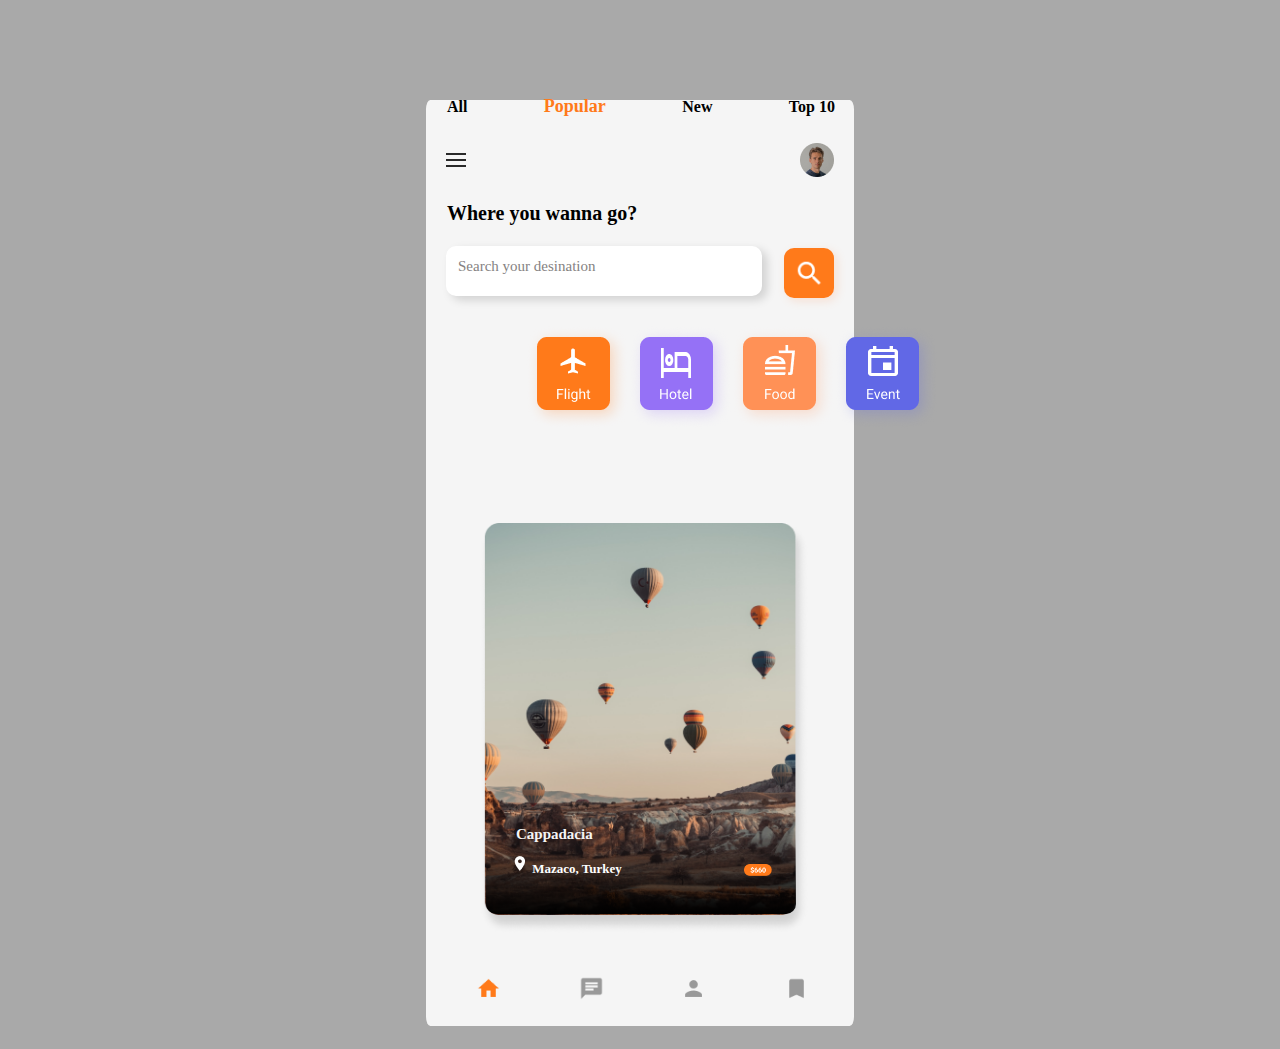
<file: index.html>
<!DOCTYPE html>
<html lang="es">
<head>
    <meta charset="UTF-8">
    <meta http-equiv="X-UA-Compatible" content="IE=edge">
    <meta name="viewport" content="width=device-width, initial-scale=1.0">
     <link rel="stylesheet" href="./css/index.css">
    <link rel="stylesheet" href="./css/configuracion.css">
    <title>Figma</title>
</head>
<body>
    <div class="pantalla">
        <div class="menu"><img src="./img/Menu.png" alt="img" class="img1"> <img src="./img/unsplash_WNoLnJo7tS8.png" alt="img" class="img2"></div>
        <div class="titulo">
            <h1 class="titulos">Where you wanna go?</h1>
        </div>
            <div class="buscar"> Search your desination</div><div class="lupa"><img src="./img/Search.png   " alt="img" class="img3"></div>
        <div class="contenedor">
            <div class="item"> <img src="./img/Group 3.png" alt="img" class="imagenes"></div>
            <div class="item"> <img src="./img/Group 4.png" alt="img" class="imagenes"></div>
            <div class="item"> <img src="./img/Group 5.png" alt="img" class="imagenes"></div>
            <div class="item"> <img src="./img/Group 6.png" alt="img" class="imagenes"></div>
        </div>
        <div class="tabla">
            <div><b>All</b></div>
            <div><b class="N">Popular</b></div>
            <div><b>New</b></div>
            <div><b>Top 10</b></div>
        </div>
        <a href="./link.html"><img src="./img/place1.png" alt="img" class="imagen_grande"></a>
        <div class="letras_imagen"> <h1 class="titulo_imagen">Cappadacia</h1></div>
        <h1 class="zona"><img src="./img/Location on.png" alt=""> Mazaco, Turkey</h1>
        <img src="./img/Group 7.png" alt="img" class="img">
        <div class="final"> 
            <div class="item2"><img src="./img/Home.png" alt="" class="imagenes2"></div>
            <div class="item2"><img src="./img/Chat.png" alt="" class="imagenes2"></div>
            <div class="item2"><img src="./img/Person.png" alt="" class="imagenes2"></div>
            <div class="item2"><img src="./img/Bookmark.png" alt="" class="imagenes2"></div>
            
        </div>
    </div>
</body>
</html>
</file>
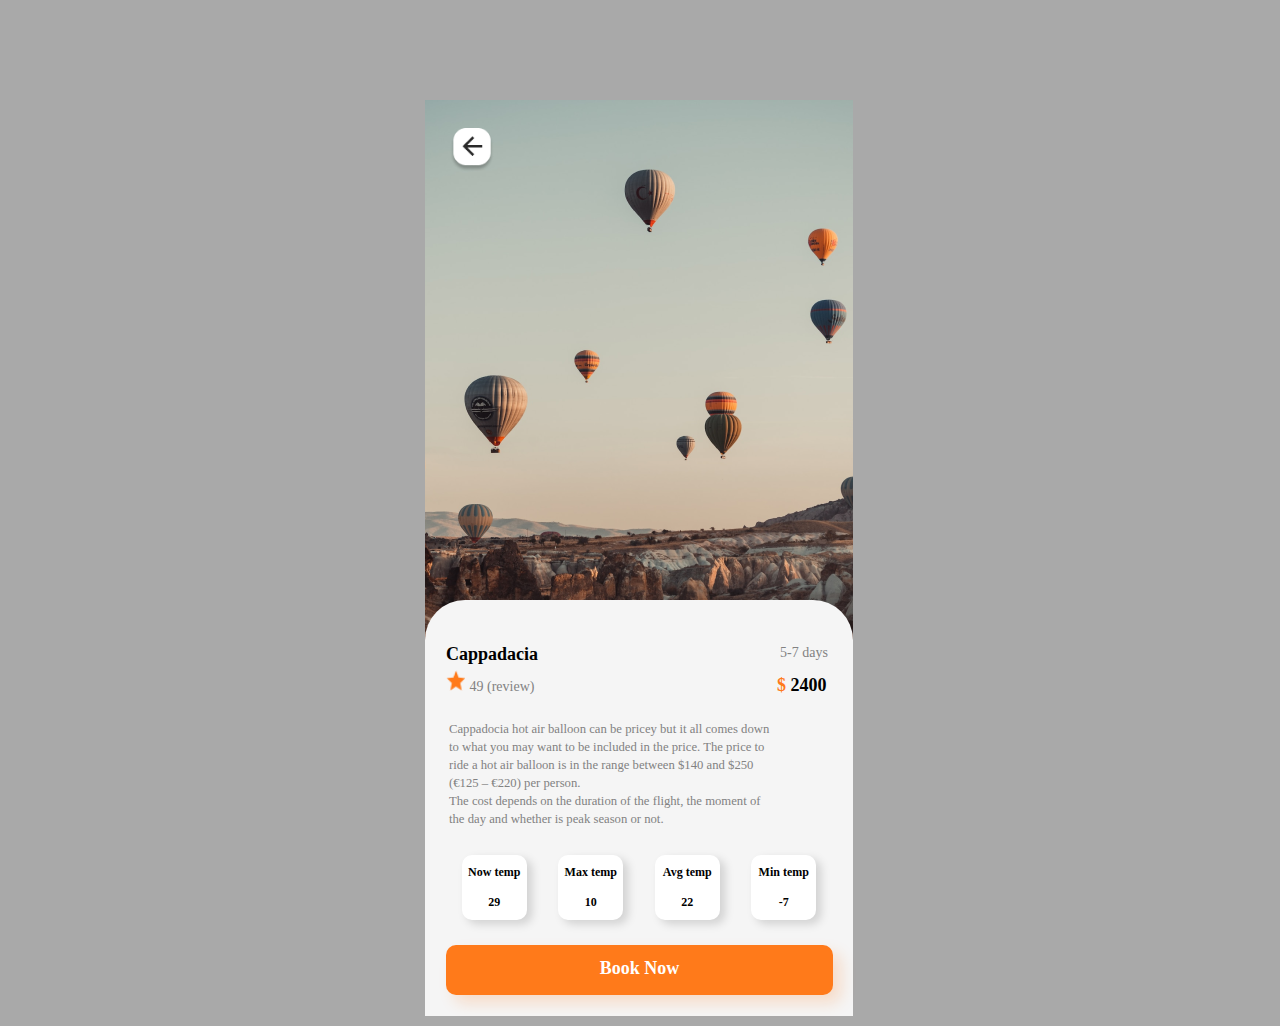
<file: link.html>
<!DOCTYPE html>
<html lang="es">
<head>
    <meta charset="UTF-8">
    <meta http-equiv="X-UA-Compatible" content="IE=edge">
    <meta name="viewport" content="width=device-width, initial-scale=1.0">
     <link rel="stylesheet" href="./css/index.css">
    <link rel="stylesheet" href="./css/configuracion.css">
    <link rel="preconnect" href="https://fonts.googleapis.com">
<link rel="preconnect" href="https://fonts.gstatic.com" crossorigin>
<link href="https://fonts.googleapis.com/css2?family=Comfortaa:wght@300;400;500;600;700&family=Quicksand:wght@300;400;500;600;700&display=swap" rel="stylesheet">
    <title>Apple</title>
</head>
<body>
    <div class="pantalla_2">  
        <img src="./img/unsplash_vCArUMDcHCQ.png" alt="img" class="imagen_link">
        <a href="./index.html"><img src="./img/back button.png" alt="img" class="boton"></a>
        <div class="pantalla_baja"></div>
        <h1 class="titulo2">Cappadacia</h1>
        <h2 class="titulo3"><img src="./img/Vector.png" alt="img" width="20rem"> 49 (review)</h2>
        <h2 class="titulo4">5-7 days</h2>
        <h2 class="titulo5">$ <b>2400</b></h2>
        <p class="texto">Cappadocia hot air balloon can be pricey but it all comes down <br>
                         to what you may want to be included in the price. The price to <br>
                         ride a hot air balloon is in the range between $140 and $250 <br>
                         (€125 – €220) per person. <br>
                         The cost depends on the duration of the flight, the moment of <br>
                          the day and whether is peak season or not.</p>
        <div class="cuadros">
            <div class="item4"><h1>Now temp <br> <br><p>29</p></h1></div>
            <div class="item4"><h1> Max temp <br> <br> <p>10</p></h1></div>
            <div class="item4"><h1> Avg temp <br> <br> <p>22</p></h1></div>
            <div class="item4"><h1>Min temp <br> <br> <p>-7</p></h1></div>
        </div>
        <div class="cuadro_final"> <h1 class="titulo_final">Book Now</h1></div>
    </div>
        <form action="" class="buscadador">
            <imput type="text"></imput>
            <div class="butom"></div>
        </form>
</body>
</html>
</file>
<file: css/index.css>
.pantalla{
    width: 428px;
    height: 926px;
    background-color: whitesmoke;
    margin:auto;
    margin-top: 10rem;
    border-radius: 1%;
    position: relative;
}
.menu{
    float: left;
    margin-left: 1.8rem;
    margin-top: 4.3rem;
    width: 39rem;
    height: 3.4rem;
    display: flex;
    flex-direction: row;
    justify-content: space-between;
    align-items: center;
}
.img1{
    width: 2.4rem;
    height: 2.4rem;
    
}
.img2{
    width: 3.4rem;
}
.titulo{
    float: left;
    width: 19.6rem;
    height: 2.3rem;
    margin-left: 2.5rem;
    margin-top: 2.5rem;
    
}
.titulos{
   
    margin-left: -0.4rem;
}
.buscar{
float: left;
width: 31.6rem;
height: 5rem;
margin-left: 2rem;
margin-top: 2.1rem;
background: #FFFFFF;
box-shadow: 5px 4px 10px rgba(0, 0, 0, 0.15);
border-radius: 10px;
font-size: 1.5rem;
padding: 1.2rem;
text-align: left;
color: rgb(133, 130, 130);
cursor:text;
}
.lupa{
    background-color: #FF7A1A;
    float: right;
    display: flex;
    justify-content: center;
    align-items: center;
    width: 5rem;
    height: 5rem;
    box-shadow: 3px 3px 10px rgba(255, 145, 86, 0.2);
    border-radius: 10px;
    margin-top: 2.3rem;
    margin-right: 2rem;
    cursor:pointer ;
}
.img3{
    width: 3.3rem;
    height: 3.3rem;
}
.contenedor{
    
    float: left;
    width: 38.8rem;
    height: 7rem;
    margin-left: 2rem;
    padding: 8rem;
    display: flex;
    justify-content: space-around; 
    align-items: center; 
}
.imagenes{
    cursor: pointer;
}
.tabla{
    position: absolute;
    font-size: 1.6rem;
    font-style: normal;
    font-weight: 500;
    line-height: 1.9rem;
    width: 38.8rem;
    height: 2.2rem;
    margin-left: 2.1rem;
    margin-top: -0.5rem;
    float: left;
    display: flex;
    flex-direction: row;
    justify-content: space-between;
    align-items: center;
    text-align: center;
    cursor: pointer;
}
.N{
    
    color: #FF7A1A;
    font-size: 1.8rem;
}
.imagen_grande{
    width: 33rem;
    height: 41.1rem;
    margin-top: 6.5rem;
    margin-left: 5.3rem;
}
.letras_imagen{
    width:31rem;
    height: 9.83rem;
    margin: auto;
    margin-top: -12rem;
    margin-left: 6rem;
    border-radius: 1rem;
    background: linear-gradient(180deg, rgba(0 0, 0, 0) 20.98%, #000000 100%);
    position: relative;
    color: whitesmoke;
}
.titulo_imagen{
    float: left;
    font-size: 1.5rem;
    margin-top: 1rem;
    margin-left: 3rem;
}
.final{
    width: 41rem;
    height: 10rem;
    margin: auto;
    display: flex;
    flex-direction: row;
    justify-content: space-around;
    margin-top: -2rem;
}
.zona{
    font-size: 1.3rem;
    float: left;
    color: white;
    margin-left: 8.5rem;
    margin-top: -6rem;
    position: absolute;
}
.item2{
    width: 2rem;
    height: 7.5rem;
    margin-top: 8rem;
    cursor: pointer;
    font-size: 3rem;
}   
.img{
    width: 2.8rem;
    float: left;
    position: absolute;
    margin-left: 31.8rem;
    margin-top: -5rem;
}
.imagenes2{
    width: 2.5rem;
}
.imagen_link{
    float: left;
    margin-left: -0.10rem;
    width: 42.8rem;
    height: 61.2rem;
}
.boton{
    position: absolute;
    float: left;
    width: 4.4rem;
    display: flex;
    margin-top: 2.8rem;
    margin-left: 2.4rem;
}
.pantalla_baja{
    width: 42.8rem;
    height: 41.6rem;
    position:absolute;
    margin-top: 50rem;
    border-radius: 40px 40px 0px 0px;
    margin-left: -0.1rem;
    background-color: whitesmoke;
}
.titulo2{
    font-size: 1.8rem;
    font-weight: 600;
    position: absolute;
    line-height: 2.1rem;
    margin-top: 54.4rem;
    margin-left: 2rem;
}
.titulo3{
    position: absolute;
    margin-top: 57rem;
    margin-left: 2rem;
    font-size: 1.4rem;
    line-height: 1.4rem;
    font-style: normal;
    font-weight: 400;
    color: #828282;
}
.titulo4{
    position: absolute;
    margin-left: 35.4rem;
    margin-top: 54.513rem;
    font-size: 1.4rem;
    font-style: normal;
    font-weight: 400;
    color: #828282;
}
.titulo_4{
    position: absolute;
 width: 10rem;
 height: 2rem;
 margin-left: 28rem;
 margin-top: 54.2rem;   
 text-align: right;
}   
.titulo5{
    position: absolute;
    margin-top: 57.455rem;
    margin-left: 35.1rem;
    color: #FF7A1A;
    font-style: normal;
    font-weight: 600;
    font-size: 1.8rem;
    line-height: 2.1rem;
}
.titulo5 b{
    color: black;
}

.texto{
    justify-content: left;
    width: 38.4rem;
    height: 11.1rem;
    position: absolute;
    margin-top: 62rem;
    margin-left: 2.3rem;
    font-size: 1.27rem;
    font-weight: 400;
    font-style: normal;
    line-height: 1.8rem;
    color: #828282;
    }
.cuadros{
    position: absolute;
    width: 38.6rem;
    height: 9rem;
    margin-top: 74rem;
    margin-left: 2rem;
    display: flex;
    flex-direction: row;
    justify-content: space-around;
}
.item4{
    width: 6.5rem;
    height: 6.5rem;
    margin-top: 1.5rem;
    background-color: white;
    border-radius: 1rem;
    box-shadow: 5px 4px 10px rgba(0, 0, 0, 0.15);
    text-align: center;
    font-size: 1.8rem;
    font-weight: 600;
}
.item4 h1{
    font-size: 1.2rem;
    margin-top: 1rem;
}
.item2 p{
    font-size: 1.4rem;
    font-weight: 600;
}
.cuadro_final{
    position: absolute;
    background-color: #FF7A1A;
    color: white;
    box-shadow: 8px 8px 15px rgba(255, 122, 26, 0.2);
    border-radius: 10px;
    width: 38.7rem;
    height: 5rem;
    margin-left: 2rem;
    margin-top: 84.5rem;
    display: flex;
    flex-direction: row;
    justify-content: center;
}
.titulo_final{
    margin-top:1.3rem;
    font-size: 1.8rem;
}
.pantalla_2{
    width: 428px;
    height: 926px;
    margin:auto;
    margin-top: 10rem;
    border-radius: 1%;
    position: relative;
}
</file>
<file: css/configuracion.css>
*{
    margin: 0;
    padding: 0;
    box-sizing: border-box;
}
html{
    font-size: 10px;  
background-color: darkgray;
}
</file>
